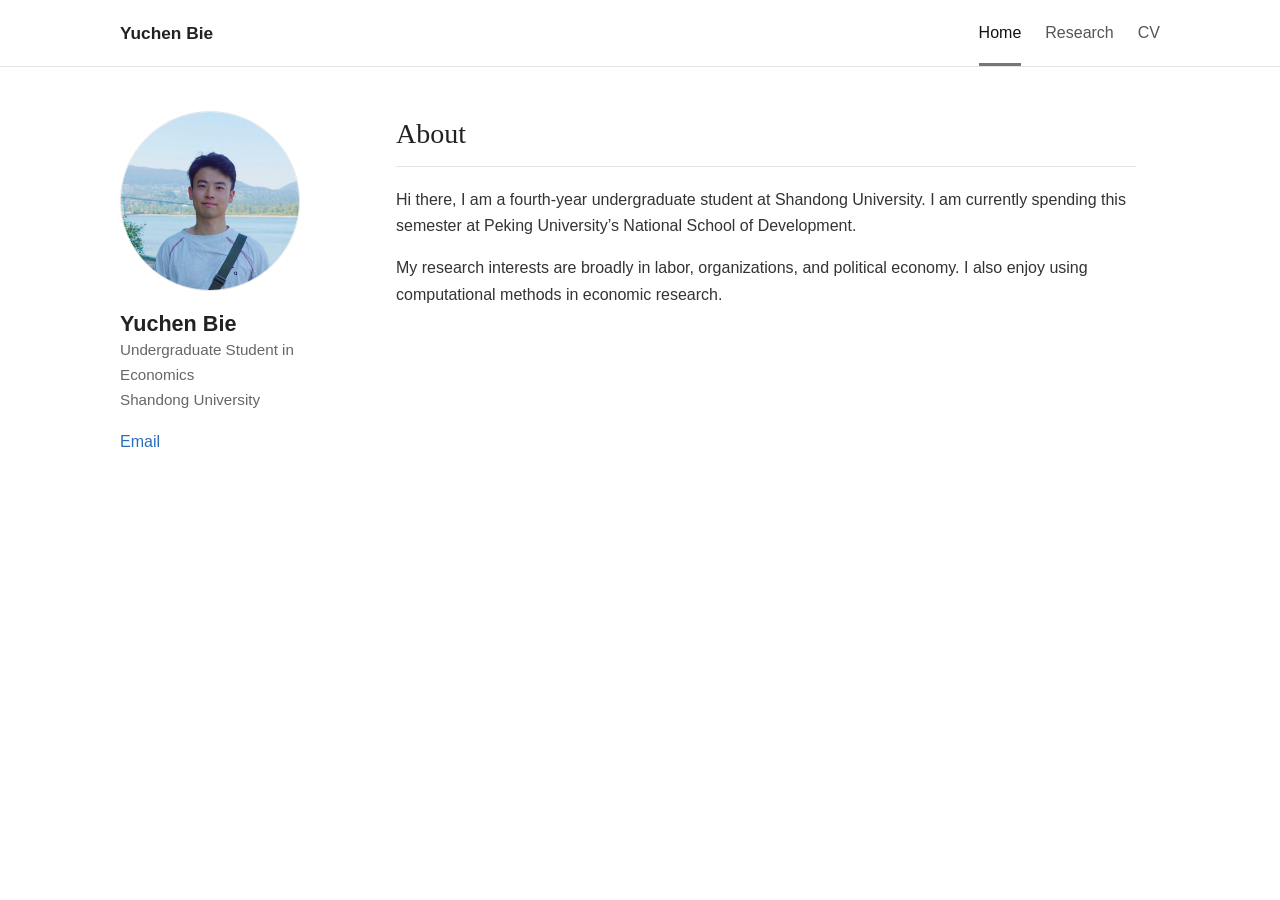
<file: index.html>
<!doctype html>
<html lang="en">
<head>
  <meta charset="utf-8">
  <meta name="viewport" content="width=device-width, initial-scale=1">
  <title>Yuchen Bie</title>
  <meta name="description" content="Academic homepage of Yuchen Bie, an undergraduate student in economics at Shandong University.">
  <link rel="canonical" href="https://ycbie.github.io/">
  <link rel="stylesheet" href="./styles.css">
</head>
<body>
  <header class="masthead">
    <div class="masthead-inner">
      <a class="site-title" href="./index.html">Yuchen Bie</a>
      <nav class="site-nav" aria-label="Primary navigation">
        <a class="active" href="./index.html">Home</a>
        <a href="./research.html">Research</a>
        <a href="./cv.html">CV</a>
      </nav>
    </div>
  </header>

  <main class="page-shell">
    <aside class="sidebar">
      <img class="profile-photo" src="./atVCV.jpg" alt="Portrait of Yuchen Bie">
      <h1>Yuchen Bie</h1>
      <p class="sidebar-role">Undergraduate Student in Economics<br>Shandong University</p>
      <ul class="contact-list">
        <li><a href="mailto:yuchan.pieh@gmail.com">Email</a></li>
      </ul>
    </aside>

    <article class="content">
      <h2>About</h2>
      <p>
        Hi there, I am a fourth-year undergraduate student at Shandong University. I am currently spending this semester at Peking University’s National School of Development.
      </p>
      <p>
        My research interests are broadly in labor, organizations, and political economy. I also enjoy using computational methods in economic research.
      </p>
      
    </article>
  </main>
</body>
</html>
</file>
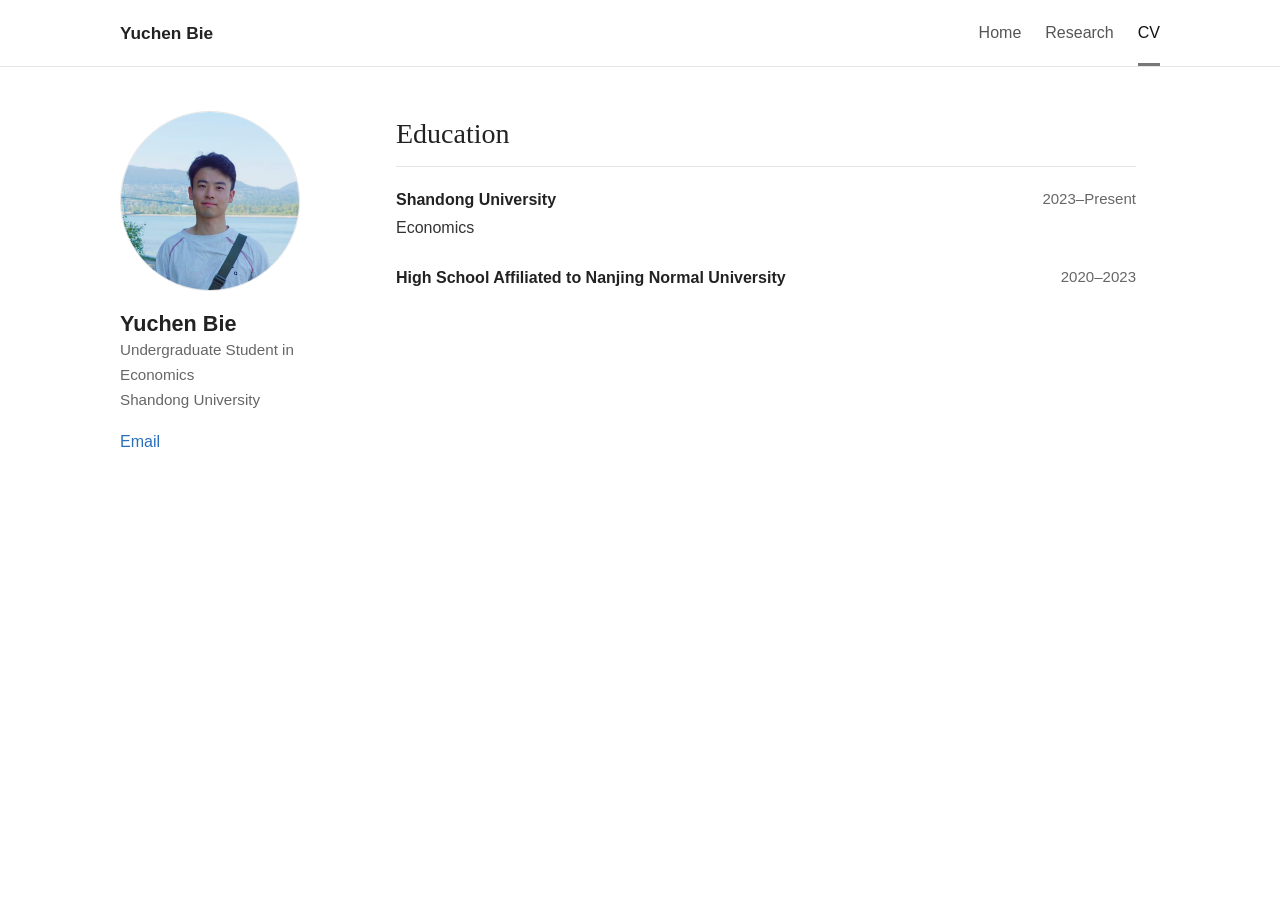
<file: cv.html>
<!doctype html>
<html lang="en">
<head>
  <meta charset="utf-8">
  <meta name="viewport" content="width=device-width, initial-scale=1">
  <title>CV | Yuchen Bie</title>
  <meta name="description" content="Curriculum vitae of Yuchen Bie.">
  <link rel="stylesheet" href="./styles.css">
</head>

<body>
  <header class="masthead">
    <div class="masthead-inner">
      <a class="site-title" href="./index.html">Yuchen Bie</a>

      <nav class="site-nav" aria-label="Primary navigation">
        <a href="./index.html">Home</a>
        <a href="./research.html">Research</a>
        <a class="active" href="./cv.html">CV</a>
      </nav>
    </div>
  </header>

  <main class="page-shell">

    <aside class="sidebar">
      <img
        class="profile-photo"
        src="./atVCV.jpg"
        alt="Portrait of Yuchen Bie"
      >

      <h1>Yuchen Bie</h1>

      <p class="sidebar-role">
        Undergraduate Student in Economics<br>
        Shandong University
      </p>

      <ul class="contact-list">
        <li>
          <a href="mailto:yuchan.pieh@gmail.com">Email</a>
        </li>
      </ul>
    </aside>

    <article class="content">
      <h2>Education</h2>

      <div class="cv-row">
        <div>
          <p class="entry-title">Shandong University</p>
          <p>Economics</p>
        </div>

        <div class="cv-date">
          2023–Present
        </div>
      </div>

      <div class="cv-row">
        <div>
          <p class="entry-title">
            High School Affiliated to Nanjing Normal University
          </p>
        </div>

        <div class="cv-date">
          2020–2023
        </div>
      </div>

    </article>

  </main>
</body>
</html>
</file>
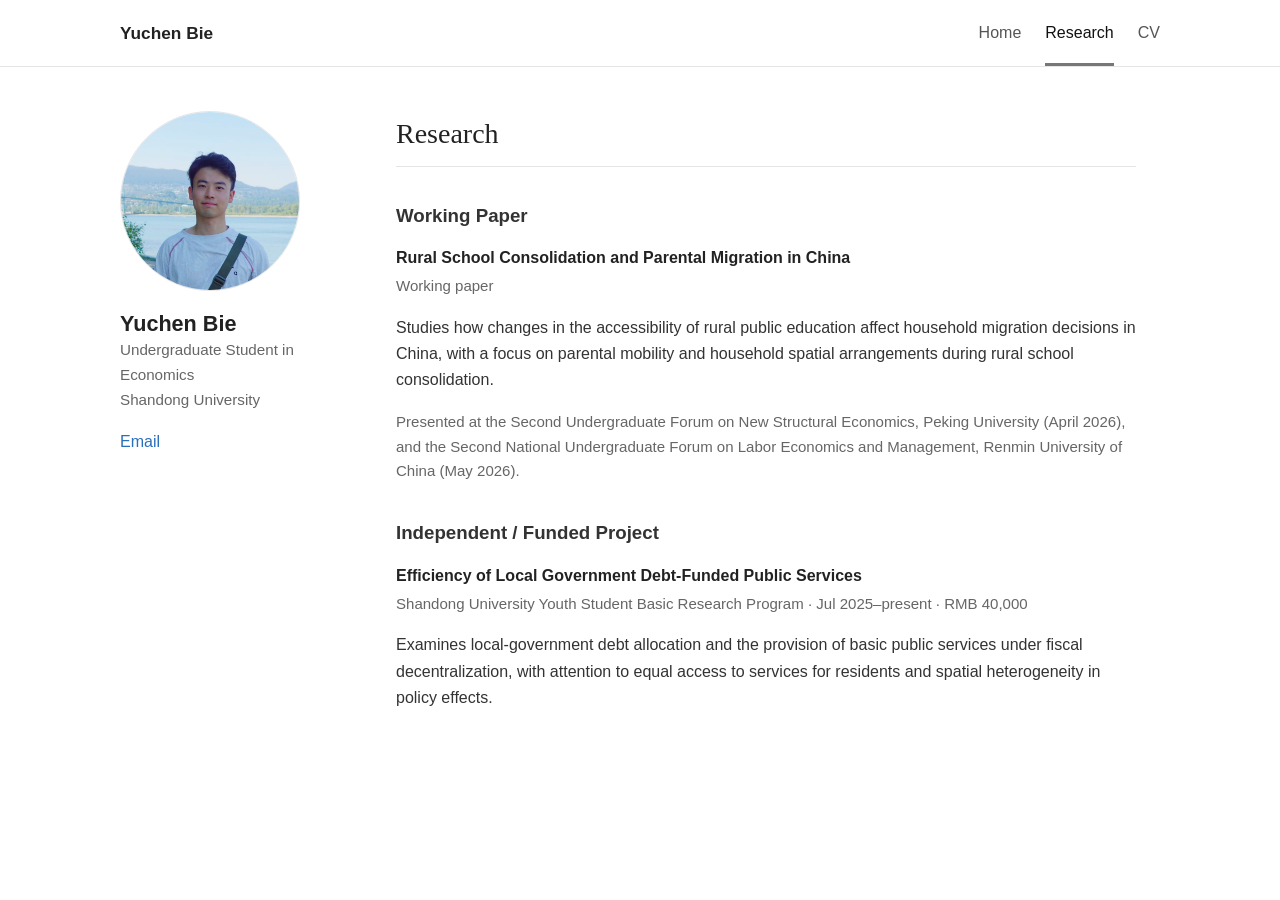
<file: research.html>
<!doctype html>
<html lang="en">
<head>
  <meta charset="utf-8">
  <meta name="viewport" content="width=device-width, initial-scale=1">
  <title>Research | Yuchen Bie</title>
  <meta name="description" content="Research by Yuchen Bie.">
  <link rel="stylesheet" href="./styles.css">
</head>
<body>
  <header class="masthead">
    <div class="masthead-inner">
      <a class="site-title" href="./index.html">Yuchen Bie</a>
      <nav class="site-nav" aria-label="Primary navigation">
        <a href="./index.html">Home</a>
        <a class="active" href="./research.html">Research</a>
        <a href="./cv.html">CV</a>
      </nav>
    </div>
  </header>

  <main class="page-shell">
    <aside class="sidebar">
      <img class="profile-photo" src="./atVCV.jpg" alt="Cartoon portrait of Yuchen Bie">
      <h1>Yuchen Bie</h1>
      <p class="sidebar-role">Undergraduate Student in Economics<br>Shandong University</p>
      <ul class="contact-list">
        <li><a href="mailto:yuchan.pieh@gmail.com">Email</a></li>
      </ul>
    </aside>

    <article class="content">
      <h2>Research</h2>

      <h3>Working Paper</h3>
      <div class="entry">
        <p class="entry-title">Rural School Consolidation and Parental Migration in China</p>
        <p class="entry-meta">Working paper</p>
        <p>
          Studies how changes in the accessibility of rural public education affect household migration decisions in China, with a focus on parental mobility and household spatial arrangements during rural school consolidation.
        </p>
        <p class="entry-note">
          Presented at the Second Undergraduate Forum on New Structural Economics, Peking University (April 2026), and the Second National Undergraduate Forum on Labor Economics and Management, Renmin University of China (May 2026).
        </p>
      </div>

      <h3>Independent / Funded Project</h3>
      <div class="entry">
        <p class="entry-title">Efficiency of Local Government Debt-Funded Public Services</p>
        <p class="entry-meta">Shandong University Youth Student Basic Research Program · Jul 2025–present · RMB 40,000</p>
        <p>
          Examines local-government debt allocation and the provision of basic public services under fiscal decentralization, with attention to equal access to services for residents and spatial heterogeneity in policy effects.
        </p>
      </div>
    </article>
  </main>
</body>
</html>
</file>
<file: styles.css>
/* Minimal academic homepage, inspired by the default GitHub Pages / AcademicPages visual language. */
:root {
  --text: #333;
  --muted: #666;
  --light: #f6f6f6;
  --border: #e5e5e5;
  --link: #2a6fbb;
  --max: 1040px;
}

* { box-sizing: border-box; }
html { scroll-behavior: smooth; }
body {
  margin: 0;
  color: var(--text);
  background: #fff;
  font-family: -apple-system, BlinkMacSystemFont, "Segoe UI", Roboto, Helvetica, Arial, sans-serif;
  font-size: 16px;
  line-height: 1.65;
}

a { color: var(--link); text-decoration: none; }
a:hover { text-decoration: underline; }

.masthead {
  border-bottom: 1px solid var(--border);
  background: #fff;
}
.masthead-inner {
  width: min(var(--max), calc(100% - 40px));
  margin: 0 auto;
  min-height: 64px;
  display: flex;
  align-items: center;
  justify-content: space-between;
  gap: 24px;
}
.site-title {
  color: #222;
  font-weight: 700;
  font-size: 1.08rem;
}
.site-title:hover { text-decoration: none; }
.site-nav { display: flex; gap: 24px; }
.site-nav a { color: #555; padding: 20px 0 17px; border-bottom: 3px solid transparent; }
.site-nav a.active { color: #111; border-bottom-color: #777; }

.page-shell {
  width: min(var(--max), calc(100% - 40px));
  margin: 44px auto 80px;
  display: grid;
  grid-template-columns: 220px minmax(0, 1fr);
  gap: 56px;
  align-items: start;
}

.sidebar { position: sticky; top: 28px; }
.profile-photo {
  width: 180px;
  height: 180px;
  object-fit: cover;
  border-radius: 50%;
  display: block;
  margin-bottom: 20px;
  border: 1px solid var(--border);
}
.sidebar h1 {
  font-size: 1.35rem;
  line-height: 1.2;
  margin: 0;
  color: #222;
}
.chinese-name { margin: 2px 0 14px; color: var(--muted); }
.sidebar-role { color: var(--muted); margin: 0 0 16px; font-size: .95rem; }
.contact-list { list-style: none; padding: 0; margin: 0 0 18px; }
.contact-list li { margin: 5px 0; }
.pdf-link {
  display: inline-block;
  padding: 7px 11px;
  border: 1px solid #cfcfcf;
  border-radius: 3px;
  color: #444;
  font-size: .92rem;
  background: var(--light);
}
.pdf-link:hover { text-decoration: none; background: #eee; }

.content { max-width: 740px; min-width: 0; }
.content h2 {
  margin: 0 0 20px;
  padding-bottom: 8px;
  border-bottom: 1px solid var(--border);
  color: #222;
  font-family: Georgia, "Times New Roman", serif;
  font-size: 1.75rem;
  font-weight: 500;
}
.content h2:not(:first-child) { margin-top: 42px; }
.content h3 {
  margin: 34px 0 14px;
  color: #333;
  font-size: 1.17rem;
}
.content p { margin: 0 0 16px; }
.content ul { padding-left: 22px; }
.content li { margin: 7px 0; }
.entry { margin: 0 0 28px; }
.entry-title { font-weight: 650; color: #222; margin-bottom: 2px !important; }
.entry-meta, .entry-note { color: var(--muted); font-size: .94rem; }

.cv-row {
  display: grid;
  grid-template-columns: minmax(0, 1fr) auto;
  gap: 24px;
  margin: 0 0 20px;
}
.cv-row p { margin-bottom: 4px; }
.cv-date { color: var(--muted); white-space: nowrap; font-size: .94rem; }

@media (max-width: 760px) {
  .masthead-inner { align-items: flex-start; padding: 14px 0; flex-direction: column; gap: 4px; }
  .site-nav { gap: 18px; }
  .site-nav a { padding: 7px 0 8px; }
  .page-shell { grid-template-columns: 1fr; gap: 34px; margin-top: 32px; }
  .sidebar { position: static; }
  .profile-photo { width: 140px; height: 140px; }
  .cv-row { grid-template-columns: 1fr; gap: 2px; }
  .cv-date { margin-top: -3px; }
}
</file>
